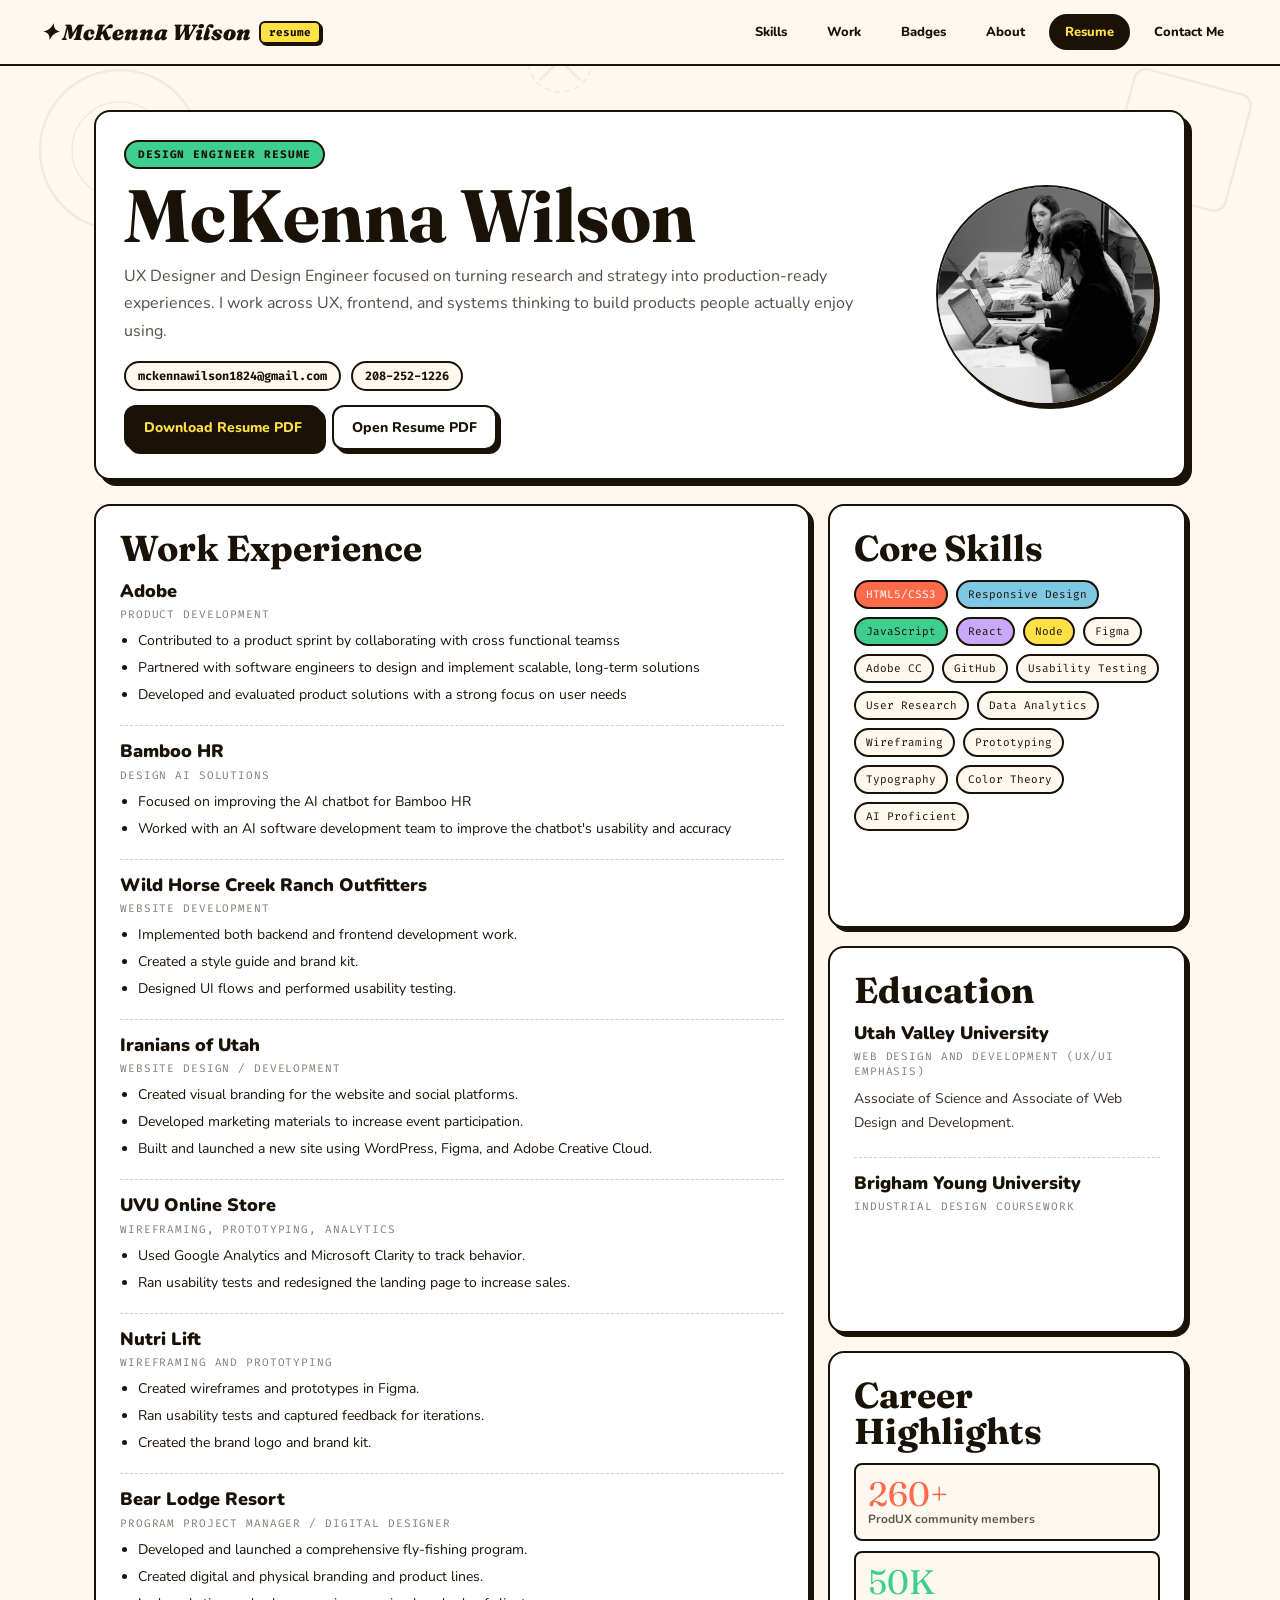
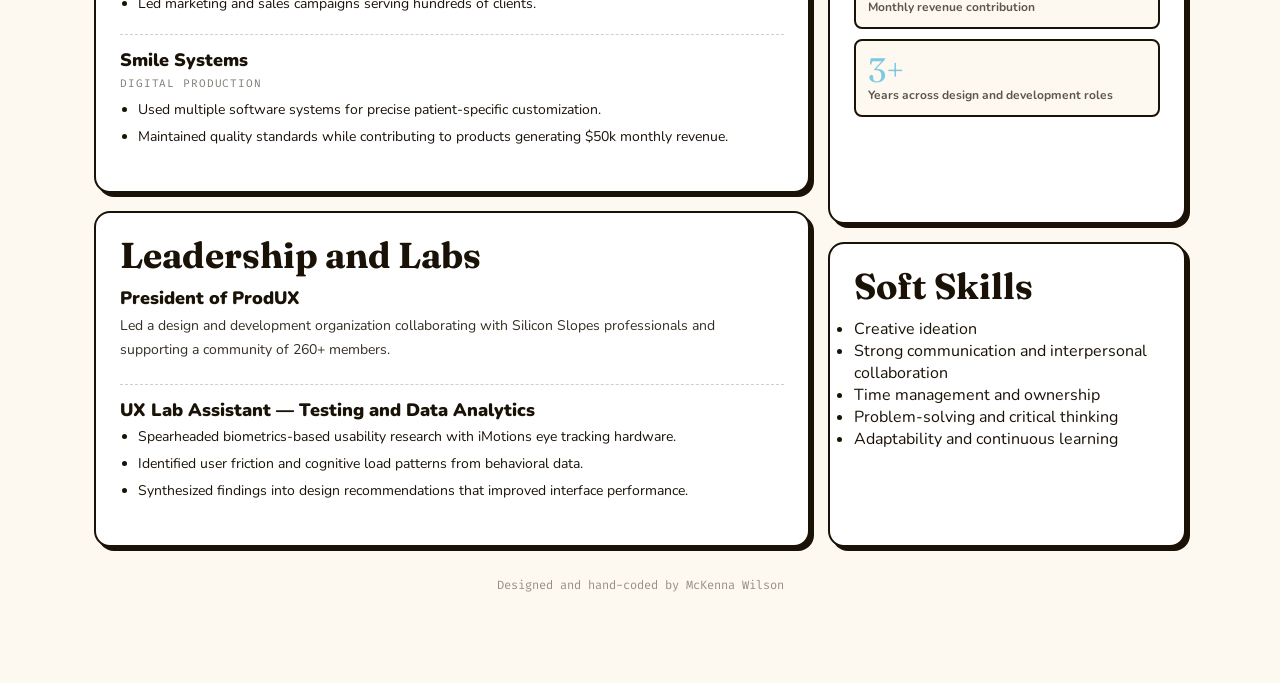
<file: resume.html>
<!DOCTYPE html>
<html lang="en">
<head>
  <meta charset="UTF-8">
  <meta name="viewport" content="width=device-width, initial-scale=1.0">
  <title>Resume | McKenna Wilson</title>
  <link rel="icon" type="image/x-icon" href="assets/favicon.ico">
  <link rel="icon" type="image/png" sizes="32x32" href="assets/favicon-32x32.png">
  <link rel="icon" type="image/png" sizes="16x16" href="assets/favicon-16x16.png">
  <link rel="apple-touch-icon" sizes="180x180" href="assets/apple-touch-icon.png">
  <link rel="preconnect" href="https://fonts.googleapis.com">
  <link href="https://fonts.googleapis.com/css2?family=Fraunces:ital,opsz,wght@0,9..144,300;0,9..144,700;0,9..144,900;1,9..144,300;1,9..144,700&family=Nunito:wght@400;600;700;800;900&family=Fira+Code:wght@400;500&display=swap" rel="stylesheet">
  <style>
    :root {
      --cream: #fdf8f0;
      --ink: #1a1207;
      --coral: #ff6b4a;
      --mint: #3ecf8e;
      --lemon: #ffe145;
      --sky: #7ec8e3;
      --lilac: #c8a8f9;
      --peach: #ffb347;
      --border-w: 2.5px;
      --radius: 16px;
      --radius-sm: 8px;
      --shadow: 4px 4px 0px var(--ink);
      --shadow-lg: 6px 6px 0px var(--ink);
      --display: 'Fraunces', serif;
      --sans: 'Nunito', sans-serif;
      --mono: 'Fira Code', monospace;
    }

    *, *::before, *::after { box-sizing: border-box; margin: 0; padding: 0; }
    body { background: var(--cream); color: var(--ink); font-family: var(--sans); }

    .doodle-bg { position: fixed; inset: 0; pointer-events: none; z-index: 0; opacity: 0.055; overflow: hidden; }
    .doodle-bg svg { width: 100%; height: 100%; }

    nav {
      position: sticky;
      top: 0;
      z-index: 20;
      padding: 14px 40px;
      background: var(--cream);
      border-bottom: var(--border-w) solid var(--ink);
      display: flex;
      align-items: center;
      justify-content: space-between;
    }
    .nav-logo {
      text-decoration: none;
      color: var(--ink);
      font-family: var(--display);
      font-weight: 900;
      font-size: 22px;
      font-style: italic;
      display: flex;
      align-items: center;
      gap: 8px;
    }
    .logo-badge {
      font-family: var(--mono);
      font-size: 11px;
      padding: 2px 8px;
      border: var(--border-w) solid var(--ink);
      border-radius: 6px;
      background: var(--lemon);
      box-shadow: 2px 2px 0 var(--ink);
      font-style: normal;
    }
    .nav-links { display: flex; align-items: center; gap: 8px; }
    .nav-links a {
      text-decoration: none;
      color: var(--ink);
      font-size: 13px;
      font-weight: 800;
      padding: 7px 14px;
      border-radius: 999px;
      border: var(--border-w) solid transparent;
    }
    .nav-links a:hover { background: var(--lemon); border-color: var(--ink); box-shadow: var(--shadow); }
    .nav-links .active { background: var(--ink); color: var(--lemon); border-color: var(--ink); }

    .page { position: relative; z-index: 1; max-width: 1140px; margin: 0 auto; padding: 44px 24px 90px; }

    .hero {
      background: #fff;
      border: var(--border-w) solid var(--ink);
      border-radius: var(--radius);
      box-shadow: var(--shadow-lg);
      padding: 28px;
      margin-bottom: 24px;
    }
    .hero-layout {
      display: grid;
      grid-template-columns: minmax(0, 1fr) 220px;
      gap: 24px;
      align-items: center;
    }
    .hero-photo {
      width: 220px;
      height: 220px;
      border-radius: 50%;
      overflow: hidden;
      border: var(--border-w) solid var(--ink);
      box-shadow: var(--shadow);
      background: #fff;
      justify-self: end;
    }
    .hero-photo img {
      width: 100%;
      height: 100%;
      object-fit: cover;
      display: block;
    }
    .hero-eyebrow {
      display: inline-block;
      font-family: var(--mono);
      font-size: 11px;
      font-weight: 700;
      letter-spacing: 0.08em;
      text-transform: uppercase;
      border: var(--border-w) solid var(--ink);
      border-radius: 999px;
      background: var(--mint);
      padding: 5px 12px;
      margin-bottom: 12px;
    }
    h1 {
      font-family: var(--display);
      font-size: clamp(44px, 7vw, 74px);
      line-height: 0.95;
      margin-bottom: 12px;
    }
    .subtitle { max-width: 760px; opacity: 0.75; line-height: 1.7; margin-bottom: 16px; }
    .quick-links { display: flex; flex-wrap: wrap; gap: 10px; }
    .quick-links a {
      text-decoration: none;
      color: var(--ink);
      font-family: var(--mono);
      font-size: 12px;
      font-weight: 700;
      background: var(--cream);
      border: 2px solid var(--ink);
      border-radius: 999px;
      padding: 5px 12px;
    }

    .download-row {
      margin-top: 14px;
      display: flex;
      gap: 10px;
      flex-wrap: wrap;
    }
    .btn {
      display: inline-block;
      text-decoration: none;
      font-size: 14px;
      font-weight: 800;
      padding: 11px 18px;
      border-radius: 12px;
      border: var(--border-w) solid var(--ink);
      box-shadow: var(--shadow);
    }
    .btn-fill { background: var(--ink); color: var(--lemon); }
    .btn-outline { background: #fff; color: var(--ink); }

    .resume-grid {
      display: grid;
      grid-template-columns: 2fr 1fr;
      gap: 18px;
    }
    .panel {
      background: #fff;
      border: var(--border-w) solid var(--ink);
      border-radius: var(--radius);
      box-shadow: var(--shadow);
      padding: 24px;
    }
    .section-title {
      font-family: var(--display);
      font-size: 36px;
      line-height: 1;
      margin-bottom: 14px;
    }
    .chip-row { display: flex; flex-wrap: wrap; gap: 8px; }
    .chip {
      font-family: var(--mono);
      font-size: 11px;
      padding: 5px 10px;
      border-radius: 999px;
      border: 2px solid var(--ink);
      background: var(--cream);
    }
    .chip.coral { background: var(--coral); color: #fff; }
    .chip.sky { background: var(--sky); }
    .chip.lemon { background: var(--lemon); }
    .chip.lilac { background: var(--lilac); }
    .chip.mint { background: var(--mint); }

    .entry { padding: 14px 0; border-top: 1.5px dashed rgba(26, 18, 7, 0.2); }
    .entry:first-of-type { border-top: 0; padding-top: 0; }
    .entry-title {
      font-weight: 900;
      font-size: 18px;
      line-height: 1.3;
      margin-bottom: 4px;
    }
    .entry-meta {
      font-family: var(--mono);
      font-size: 11px;
      opacity: 0.55;
      text-transform: uppercase;
      letter-spacing: 0.08em;
      margin-bottom: 8px;
    }
    .entry p { font-size: 14px; line-height: 1.7; opacity: 0.88; margin-bottom: 8px; }
    .entry ul { margin-left: 18px; }
    .entry li { margin-bottom: 6px; line-height: 1.5; font-size: 14px; }

    .kpi {
      border: var(--border-w) solid var(--ink);
      border-radius: var(--radius-sm);
      padding: 12px;
      margin-bottom: 10px;
      background: var(--cream);
    }
    .kpi-value { font-family: var(--display); font-size: 34px; line-height: 1; }
    .kpi-label { font-size: 12px; font-weight: 700; opacity: 0.7; }

    .stack { display: grid; gap: 18px; }
    footer {
      margin-top: 30px;
      text-align: center;
      font-family: var(--mono);
      font-size: 12px;
      opacity: 0.45;
    }

    @media (max-width: 980px) {
      nav { padding: 12px 16px; gap: 12px; flex-wrap: wrap; }
      .resume-grid { grid-template-columns: 1fr; }
      .nav-links { overflow-x: auto; width: 100%; padding-bottom: 2px; }
      .hero-layout {
        grid-template-columns: 1fr;
        justify-items: center;
        text-align: center;
      }
      .hero-photo {
        justify-self: center;
        width: 180px;
        height: 180px;
      }
      .subtitle { margin-left: auto; margin-right: auto; }
      .quick-links, .download-row { justify-content: center; }
    }
  </style>
</head>
<body>
  <div class="doodle-bg">
    <svg viewBox="0 0 1440 900" fill="none" xmlns="http://www.w3.org/2000/svg" preserveAspectRatio="xMidYMid slice">
      <circle cx="200" cy="150" r="80" stroke="#1a1207" stroke-width="2.5"/>
      <circle cx="200" cy="150" r="48" stroke="#1a1207" stroke-width="1.5"/>
      <rect x="1200" y="80" width="120" height="120" rx="12" stroke="#1a1207" stroke-width="2.5" transform="rotate(15 1260 140)"/>
      <line x1="620" y1="40" x2="660" y2="80" stroke="#1a1207" stroke-width="2.5"/>
      <line x1="660" y1="40" x2="620" y2="80" stroke="#1a1207" stroke-width="2.5"/>
      <circle cx="640" cy="60" r="32" stroke="#1a1207" stroke-width="1.5" stroke-dasharray="6 4"/>
    </svg>
  </div>

  <nav>
    <a href="index.html" class="nav-logo">✦ McKenna Wilson <span class="logo-badge">resume</span></a>
    <div class="nav-links">
      <a href="index.html#skills">Skills</a>
      <a href="index.html#projects">Work</a>
      <a href="index.html#achievements">Badges</a>
      <a href="index.html#about">About</a>
      <a href="resume.html" class="active">Resume</a>
      <a href="index.html#contact">Contact Me</a>
    </div>
  </nav>

  <main class="page">
    <section class="hero">
      <div class="hero-layout">
        <div class="hero-content">
          <div class="hero-eyebrow">Design Engineer Resume</div>
          <h1>McKenna Wilson</h1>
          <p class="subtitle">
            UX Designer and Design Engineer focused on turning research and strategy into production-ready
            experiences. I work across UX, frontend, and systems thinking to build products people actually enjoy using.
          </p>
          <div class="quick-links">
            <a href="mailto:mckennawilson1824@gmail.com">mckennawilson1824@gmail.com</a>
            <a href="tel:+12082521226">208-252-1226</a>
          </div>
          <div class="download-row">
            <a class="btn btn-fill" href="assets/McKenna Wilson Design Engineer Resume.pdf" target="_blank" rel="noopener noreferrer" download>Download Resume PDF</a>
            <a class="btn btn-outline" href="assets/McKenna Wilson Design Engineer Resume.pdf" target="_blank" rel="noopener noreferrer">Open Resume PDF</a>
          </div>
        </div>
        <div class="hero-photo">
          <img src="assets/resume-hero-photo.png" alt="McKenna Wilson working with a team">
        </div>
      </div>
    </section>

    <section class="resume-grid">
      <div class="stack">
        <article class="panel">
          <h2 class="section-title">Work Experience</h2>

          <div class="entry">
            <div class="entry-title">Adobe</div>
            <div class="entry-meta">Product Development</div>
            <ul>
              <li>Contributed to a product sprint by collaborating with cross functional teamss</li>
              <li>Partnered with software engineers to design and implement scalable, long-term
                solutions</li>
              <li>Developed and evaluated product solutions with a strong focus on user needs</li>
            </ul>
          </div>

          <div class="entry">
            <div class="entry-title">Bamboo HR</div>
            <div class="entry-meta">Design AI Solutions</div>
            <ul>
              <li>Focused on improving the AI chatbot for Bamboo HR</li>
              <li>Worked with an AI software development team to improve the chatbot's usability and accuracy</li>
            </ul>
          </div>

          <div class="entry">
            <div class="entry-title">Wild Horse Creek Ranch Outfitters</div>
            <div class="entry-meta">Website Development</div>
            <ul>
              <li>Implemented both backend and frontend development work.</li>
              <li>Created a style guide and brand kit.</li>
              <li>Designed UI flows and performed usability testing.</li>
            </ul>
          </div>

          <div class="entry">
            <div class="entry-title">Iranians of Utah</div>
            <div class="entry-meta">Website Design / Development</div>
            <ul>
              <li>Created visual branding for the website and social platforms.</li>
              <li>Developed marketing materials to increase event participation.</li>
              <li>Built and launched a new site using WordPress, Figma, and Adobe Creative Cloud.</li>
            </ul>
          </div>

          <div class="entry">
            <div class="entry-title">UVU Online Store</div>
            <div class="entry-meta">Wireframing, Prototyping, Analytics</div>
            <ul>
              <li>Used Google Analytics and Microsoft Clarity to track behavior.</li>
              <li>Ran usability tests and redesigned the landing page to increase sales.</li>
            </ul>
          </div>
          
          <div class="entry">
            <div class="entry-title">Nutri Lift</div>
            <div class="entry-meta">Wireframing and Prototyping</div>
            <ul>
              <li>Created wireframes and prototypes in Figma.</li>
              <li>Ran usability tests and captured feedback for iterations.</li>
              <li>Created the brand logo and brand kit.</li>
            </ul>
          </div>

          <div class="entry">
            <div class="entry-title">Bear Lodge Resort </div>
            <div class="entry-meta">Program Project Manager / Digital Designer</div>
            <ul>
              <li>Developed and launched a comprehensive fly-fishing program.</li>
              <li>Created digital and physical branding and product lines.</li>
              <li>Led marketing and sales campaigns serving hundreds of clients.</li>
            </ul>
          </div>

          <div class="entry">
            <div class="entry-title">Smile Systems </div>
            <div class="entry-meta">Digital Production</div>
            <ul>
              <li>Used multiple software systems for precise patient-specific customization.</li>
              <li>Maintained quality standards while contributing to products generating $50k monthly revenue.</li>
            </ul>
          </div>

        </article>

        <article class="panel">
          <h2 class="section-title">Leadership and Labs</h2>

          <div class="entry">
            <div class="entry-title">President of ProdUX</div>
            <p>Led a design and development organization collaborating with Silicon Slopes professionals and supporting a community of 260+ members.</p>
          </div>

          <div class="entry">
            <div class="entry-title">UX Lab Assistant — Testing and Data Analytics</div>
            <ul>
              <li>Spearheaded biometrics-based usability research with iMotions eye tracking hardware.</li>
              <li>Identified user friction and cognitive load patterns from behavioral data.</li>
              <li>Synthesized findings into design recommendations that improved interface performance.</li>
            </ul>
          </div>
        </article>
      </div>

      <aside class="stack">
        <article class="panel">
          <h2 class="section-title">Core Skills</h2>
          <div class="chip-row">
            <span class="chip coral">HTML5/CSS3</span>
            <span class="chip sky">Responsive Design</span>
            <span class="chip mint">JavaScript</span>
            <span class="chip lilac">React</span>
            <span class="chip lemon">Node</span>
            <span class="chip">Figma</span>
            <span class="chip">Adobe CC</span>
            <span class="chip">GitHub</span>
            <span class="chip">Usability Testing</span>
            <span class="chip">User Research</span>
            <span class="chip">Data Analytics</span>
            <span class="chip">Wireframing</span>
            <span class="chip">Prototyping</span>
            <span class="chip">Typography</span>
            <span class="chip">Color Theory</span>
            <span class="chip">AI Proficient</span>
          </div>
        </article>

        <article class="panel">
          <h2 class="section-title">Education</h2>
          <div class="entry">
            <div class="entry-title">Utah Valley University</div>
            <div class="entry-meta">Web Design and Development (UX/UI emphasis)</div>
            <p>Associate of Science and Associate of Web Design and Development.</p>
          </div>
          <div class="entry">
            <div class="entry-title">Brigham Young University</div>
            <div class="entry-meta">Industrial Design Coursework</div>
          </div>
        </article>

        <article class="panel">
          <h2 class="section-title">Career Highlights</h2>
          <div class="kpi">
            <div class="kpi-value" style="color:var(--coral)">260+</div>
            <div class="kpi-label">ProdUX community members</div>
          </div>
          <div class="kpi">
            <div class="kpi-value" style="color:var(--mint)">50K</div>
            <div class="kpi-label">Monthly revenue contribution</div>
          </div>
          <div class="kpi">
            <div class="kpi-value" style="color:var(--sky)">3+</div>
            <div class="kpi-label">Years across design and development roles</div>
          </div>
        </article>

        <article class="panel">
          <h2 class="section-title">Soft Skills</h2>
          <ul>
            <li>Creative ideation</li>
            <li>Strong communication and interpersonal collaboration</li>
            <li>Time management and ownership</li>
            <li>Problem-solving and critical thinking</li>
            <li>Adaptability and continuous learning</li>
          </ul>
        </article>
      </aside>
    </section>

    <footer>Designed and hand-coded by McKenna Wilson</footer>
  </main>
</body>
</html>
</file>
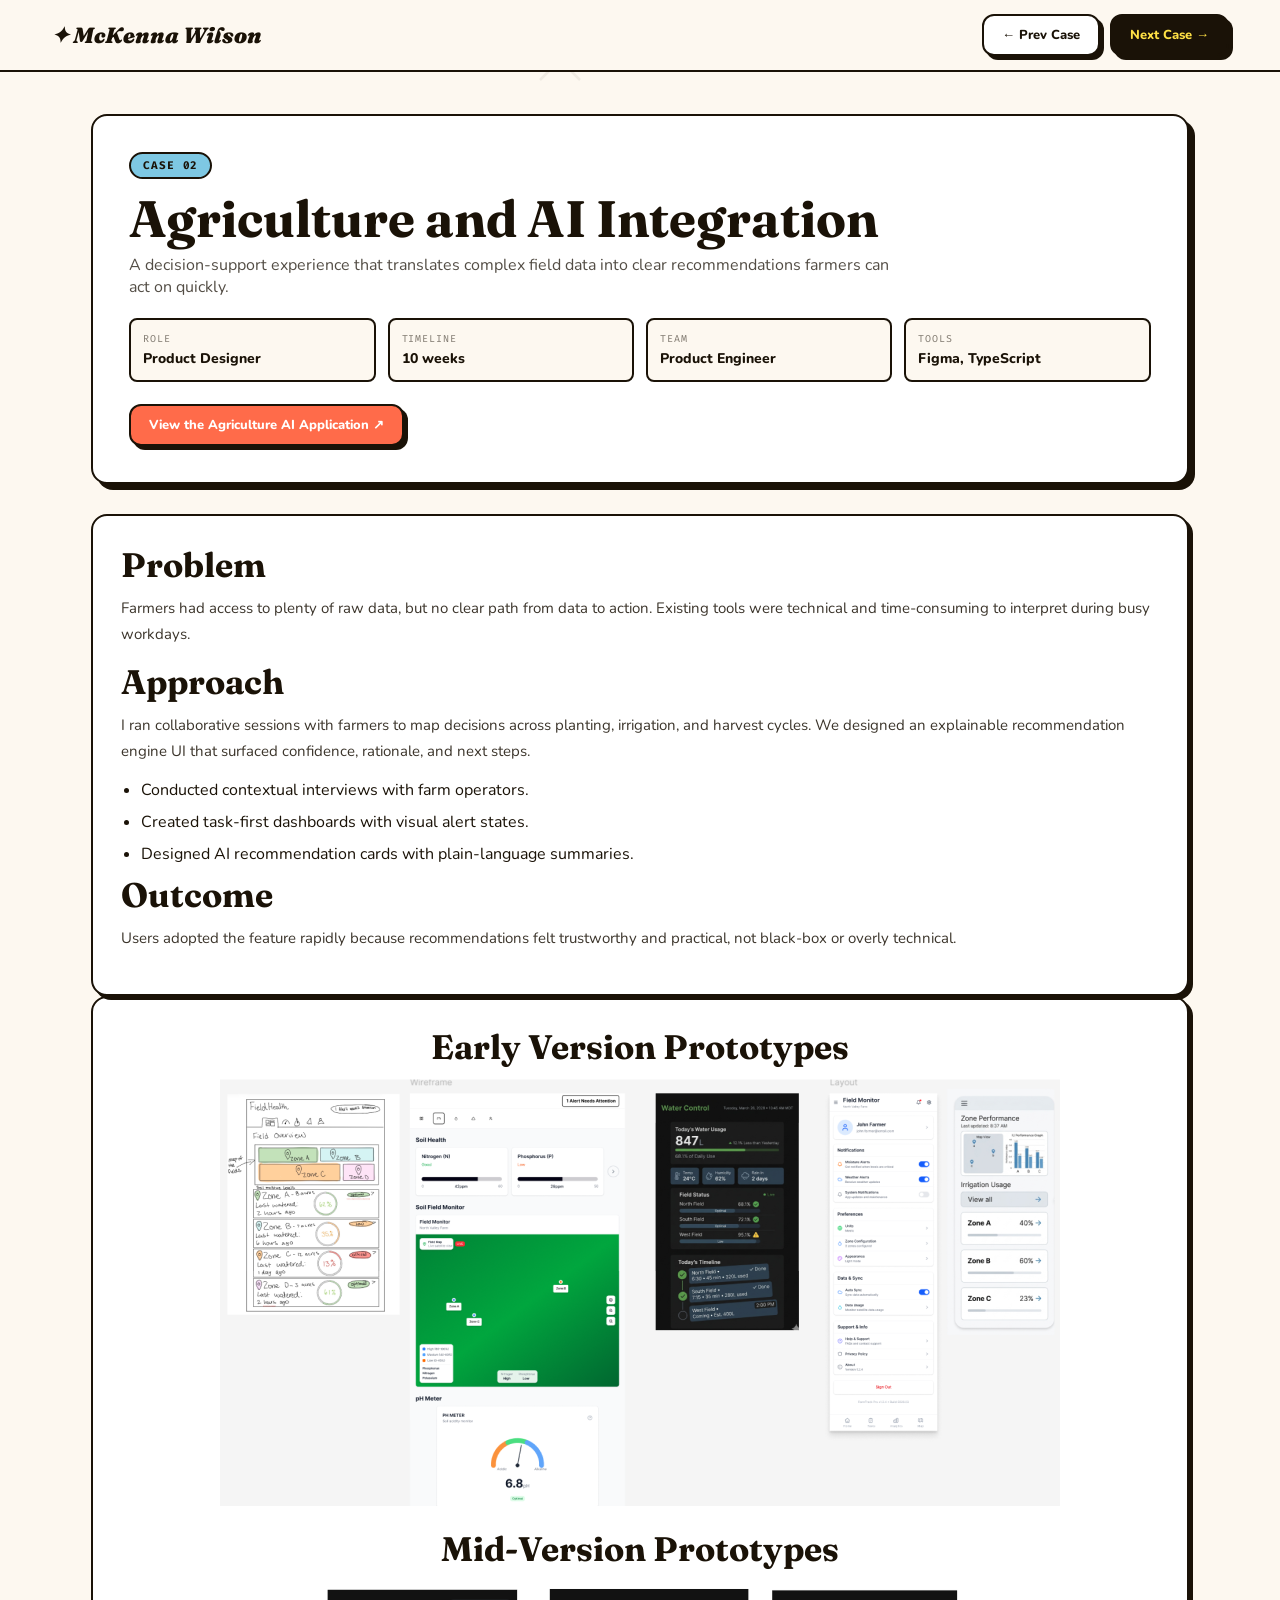
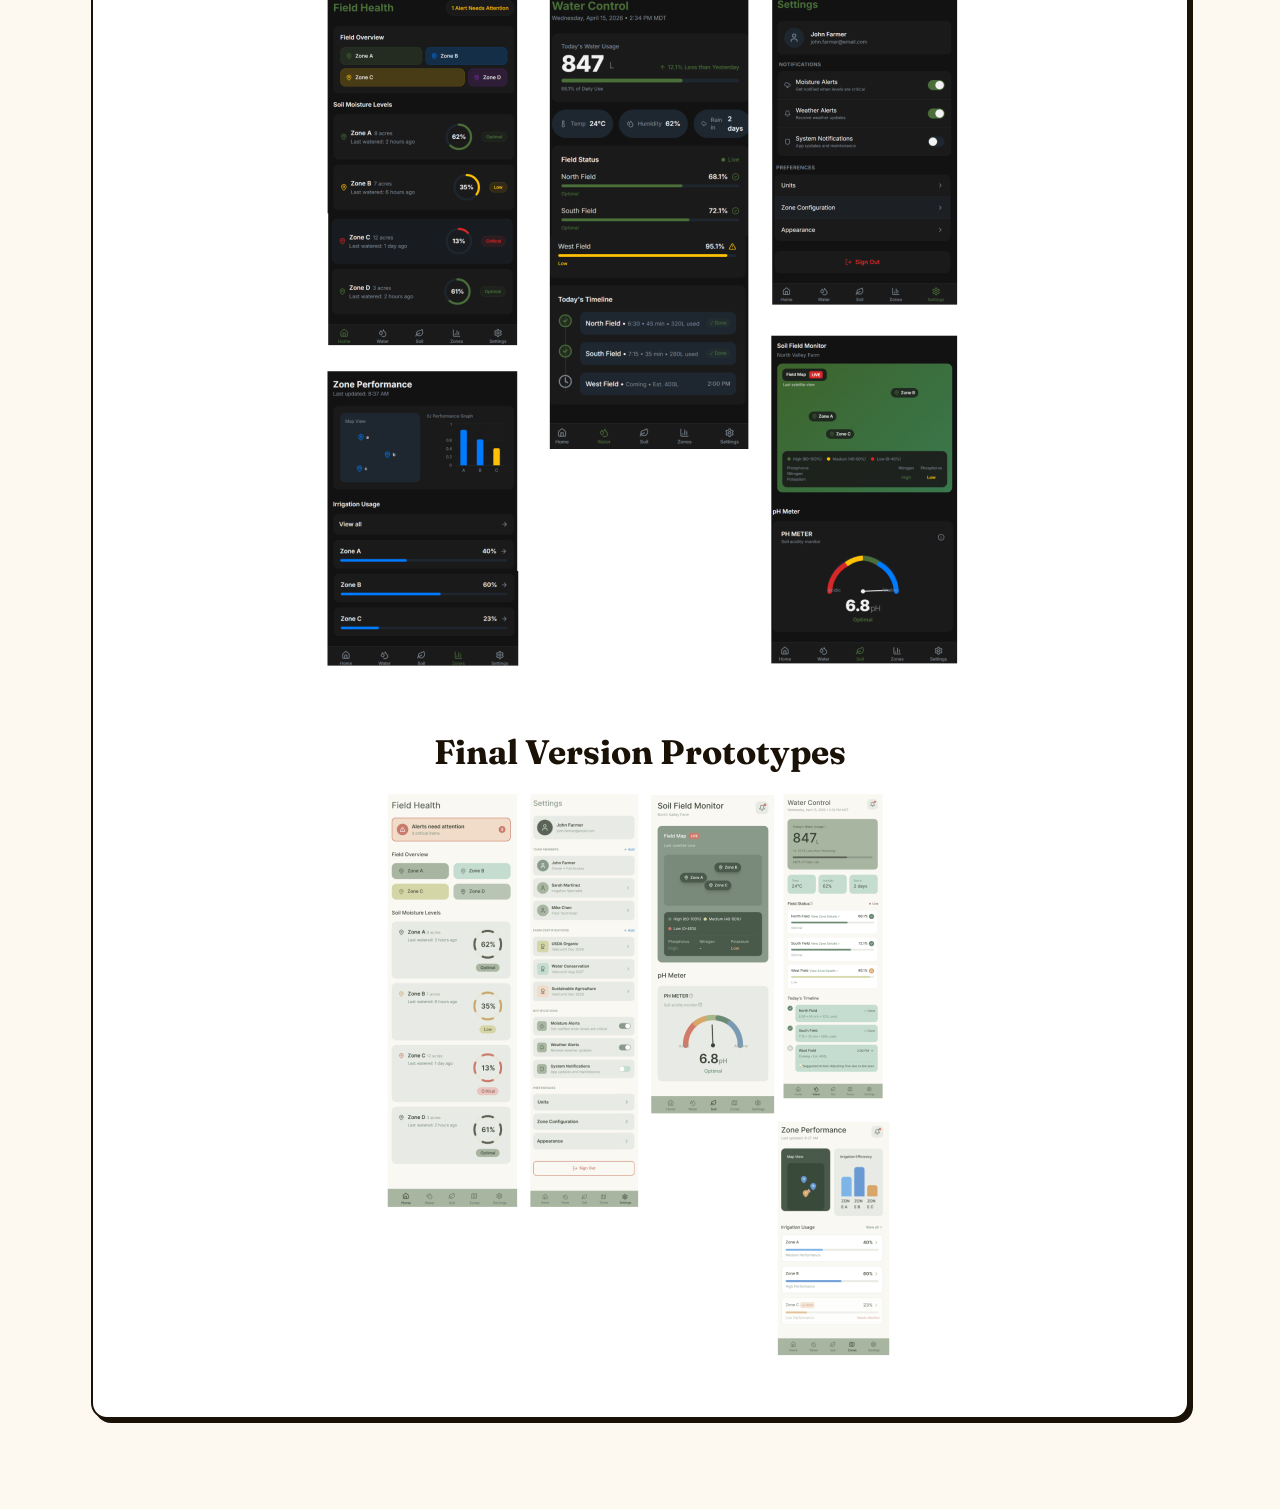
<file: case-studies/agriculture-ai-integration.html>
<!DOCTYPE html>
<html lang="en">
<head>
  <meta charset="UTF-8">
  <meta name="viewport" content="width=device-width, initial-scale=1.0">
  <title>Agriculture and AI Integration Case Study</title>
  <link rel="icon" type="image/x-icon" href="../assets/favicon.ico">
  <link rel="icon" type="image/png" sizes="32x32" href="../assets/favicon-32x32.png">
  <link rel="icon" type="image/png" sizes="16x16" href="../assets/favicon-16x16.png">
  <link rel="apple-touch-icon" sizes="180x180" href="../assets/apple-touch-icon.png">
  <link rel="preconnect" href="https://fonts.googleapis.com">
  <link href="https://fonts.googleapis.com/css2?family=Fraunces:ital,opsz,wght@0,9..144,300;0,9..144,700;0,9..144,900;1,9..144,300;1,9..144,700&family=Nunito:wght@400;600;700;800;900&family=Fira+Code:wght@400;500&display=swap" rel="stylesheet">
  <link rel="stylesheet" href="case-study.css">
  <style>
    .domus-gallery h2 {
      text-align: center;
      text-decoration: none;
    }
    .domus-gallery img {
      display: block;
      margin: 0 auto 22px;
      max-width: 100%;
      height: auto;
    }
    .hero-actions {
      display: flex;
      flex-wrap: wrap;
      gap: 12px;
      margin-top: 22px;
    }
    .hero-actions .btn {
      transition: transform 0.15s, box-shadow 0.15s, background 0.15s;
    }
    .hero-actions .btn:hover {
      transform: translate(-2px, -2px);
      box-shadow: var(--shadow-lg);
    }
    .hero-actions .btn-live {
      background: var(--coral);
      color: #fff;
    }
    .hero-actions .btn-live:hover {
      background: #ff5c39;
    }
  </style>
</head>
<body>
  <div class="doodle-bg">
    <svg viewBox="0 0 1440 900" fill="none" xmlns="http://www.w3.org/2000/svg" preserveAspectRatio="xMidYMid slice">
      <circle cx="260" cy="190" r="64" stroke="#1a1207" stroke-width="2.5"/>
      <line x1="620" y1="40" x2="660" y2="80" stroke="#1a1207" stroke-width="2.5"/>
      <line x1="660" y1="40" x2="620" y2="80" stroke="#1a1207" stroke-width="2.5"/>
    </svg>
  </div>

  <nav>
    <a class="nav-logo" href="../index.html#projects">✦ McKenna Wilson</a>
    <div class="nav-actions">
      <a class="btn btn-outline" href="domus-home-hub.html">← Prev Case</a>
      <a class="btn btn-fill" href="wildhorse-ranch-outfitters.html">Next Case →</a>
    </div>
  </nav>

  <main class="page">
    <section class="hero">
      <div class="eyebrow" style="background:var(--sky)">Case 02</div>
      <h1>Agriculture and AI Integration</h1>
      <p class="subtitle">A decision-support experience that translates complex field data into clear recommendations farmers can act on quickly.</p>
      <div class="meta-grid">
        <div class="meta-item"><div class="meta-label">Role</div><div class="meta-value">Product Designer</div></div>
        <div class="meta-item"><div class="meta-label">Timeline</div><div class="meta-value">10 weeks</div></div>
        <div class="meta-item"><div class="meta-label">Team</div><div class="meta-value">Product Engineer</div></div>
        <div class="meta-item"><div class="meta-label">Tools</div><div class="meta-value">Figma, TypeScript</div></div>
      </div>
      <div class="hero-actions">
        <a href="https://agricultureai.lovable.app" target="_blank" rel="noopener noreferrer" class="btn btn-live">
          View the Agriculture AI Application ↗
        </a>
      </div>
    </section>

    <section class="content-grid">
      <article class="panel" style="grid-column:1/-1">
        <h2>Problem</h2>
        <p>Farmers had access to plenty of raw data, but no clear path from data to action. Existing tools were technical and time-consuming to interpret during busy workdays.</p>

        <h2>Approach</h2>
        <p>I ran collaborative sessions with farmers to map decisions across planting, irrigation, and harvest cycles. We designed an explainable recommendation engine UI that surfaced confidence, rationale, and next steps.</p>
        <ul>
          <li>Conducted contextual interviews with farm operators.</li>
          <li>Created task-first dashboards with visual alert states.</li>
          <li>Designed AI recommendation cards with plain-language summaries.</li>
        </ul>

        <h2>Outcome</h2>
        <p>Users adopted the feature rapidly because recommendations felt trustworthy and practical, not black-box or overly technical.</p>
     </article>
  </section>

  <article class="panel domus-gallery">
    <h2>Early Version Prototypes</h2>
    <img src="../assets/ai1.png" alt="Proto persona for Domus Home Hub">
    <h2>Mid-Version Prototypes</h2>
    <img src="../assets/ai2.png" alt="Proto persona for Domus Home Hub">
    <h2>Final Version Prototypes</h2>
    <img src="../assets/ai3.png" alt="Proto persona for Domus Home Hub">
  </article>

  </main>
</body>
</html>
</file>
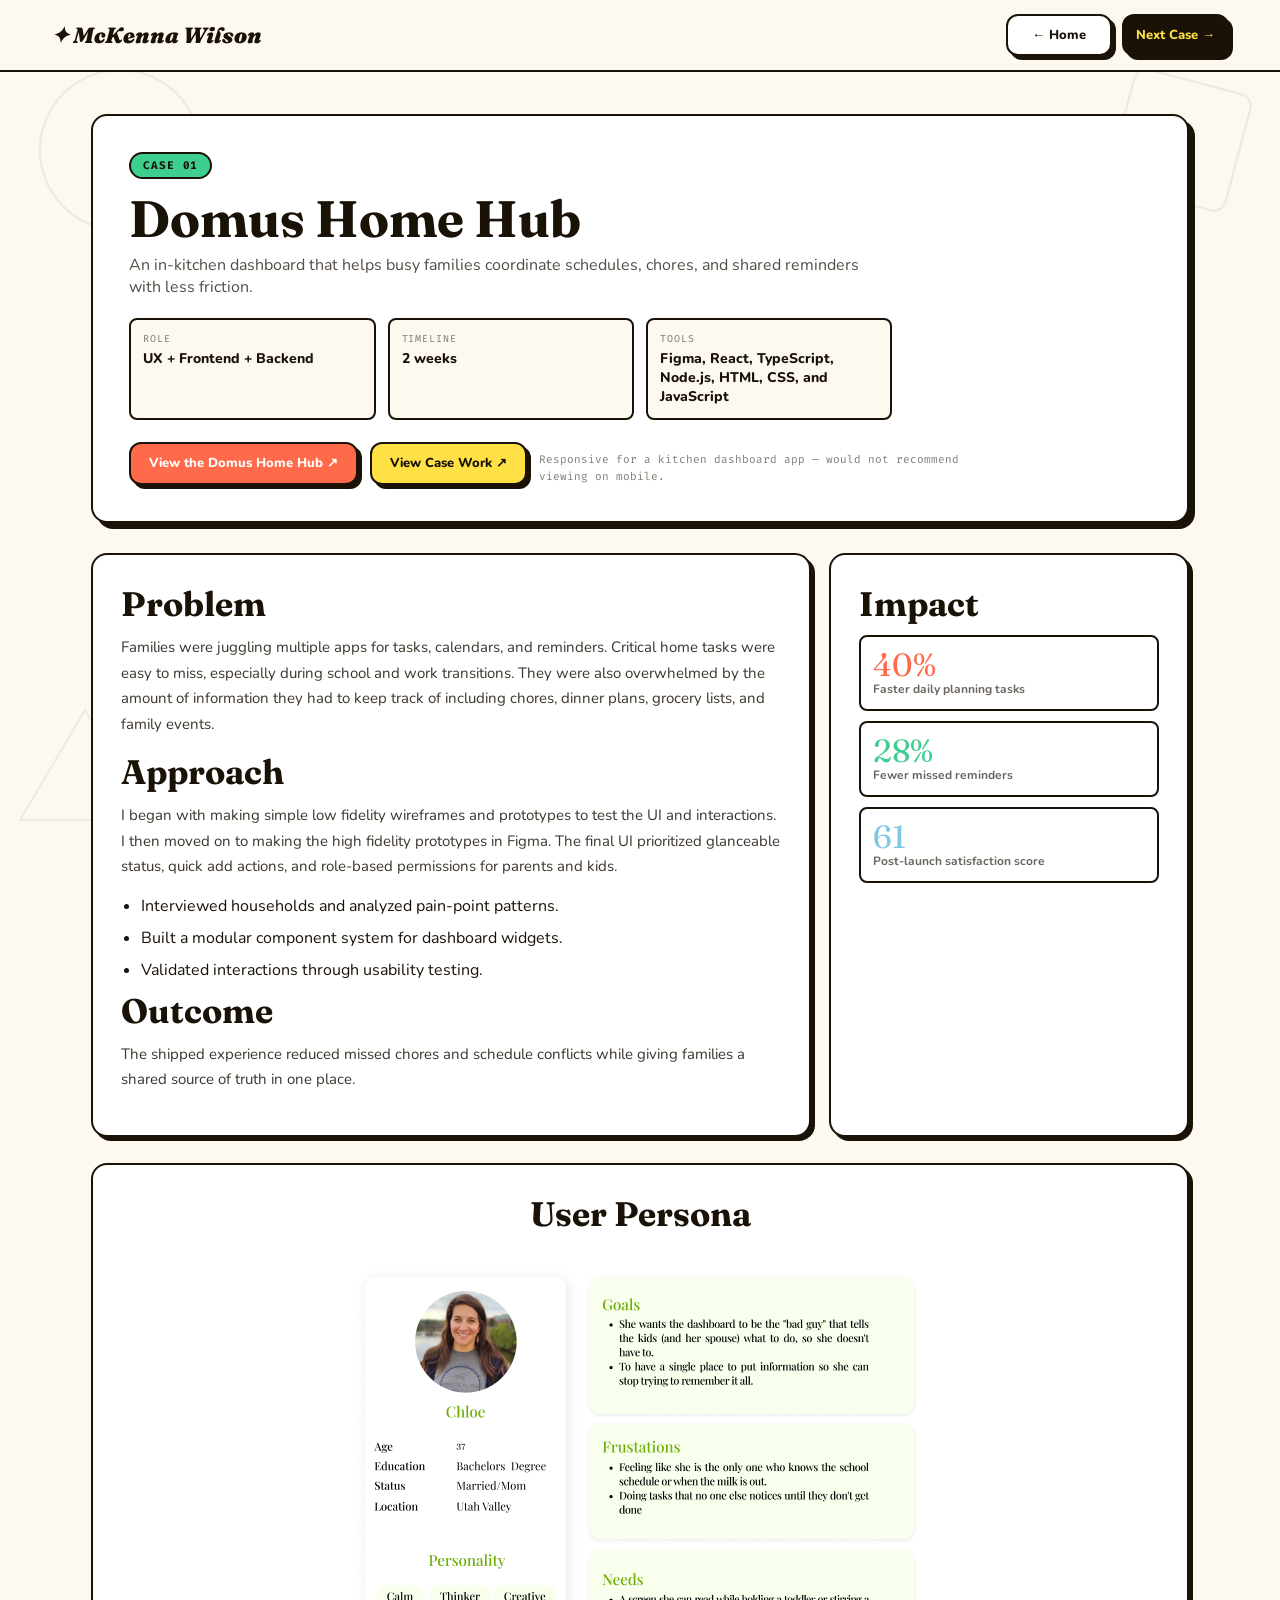
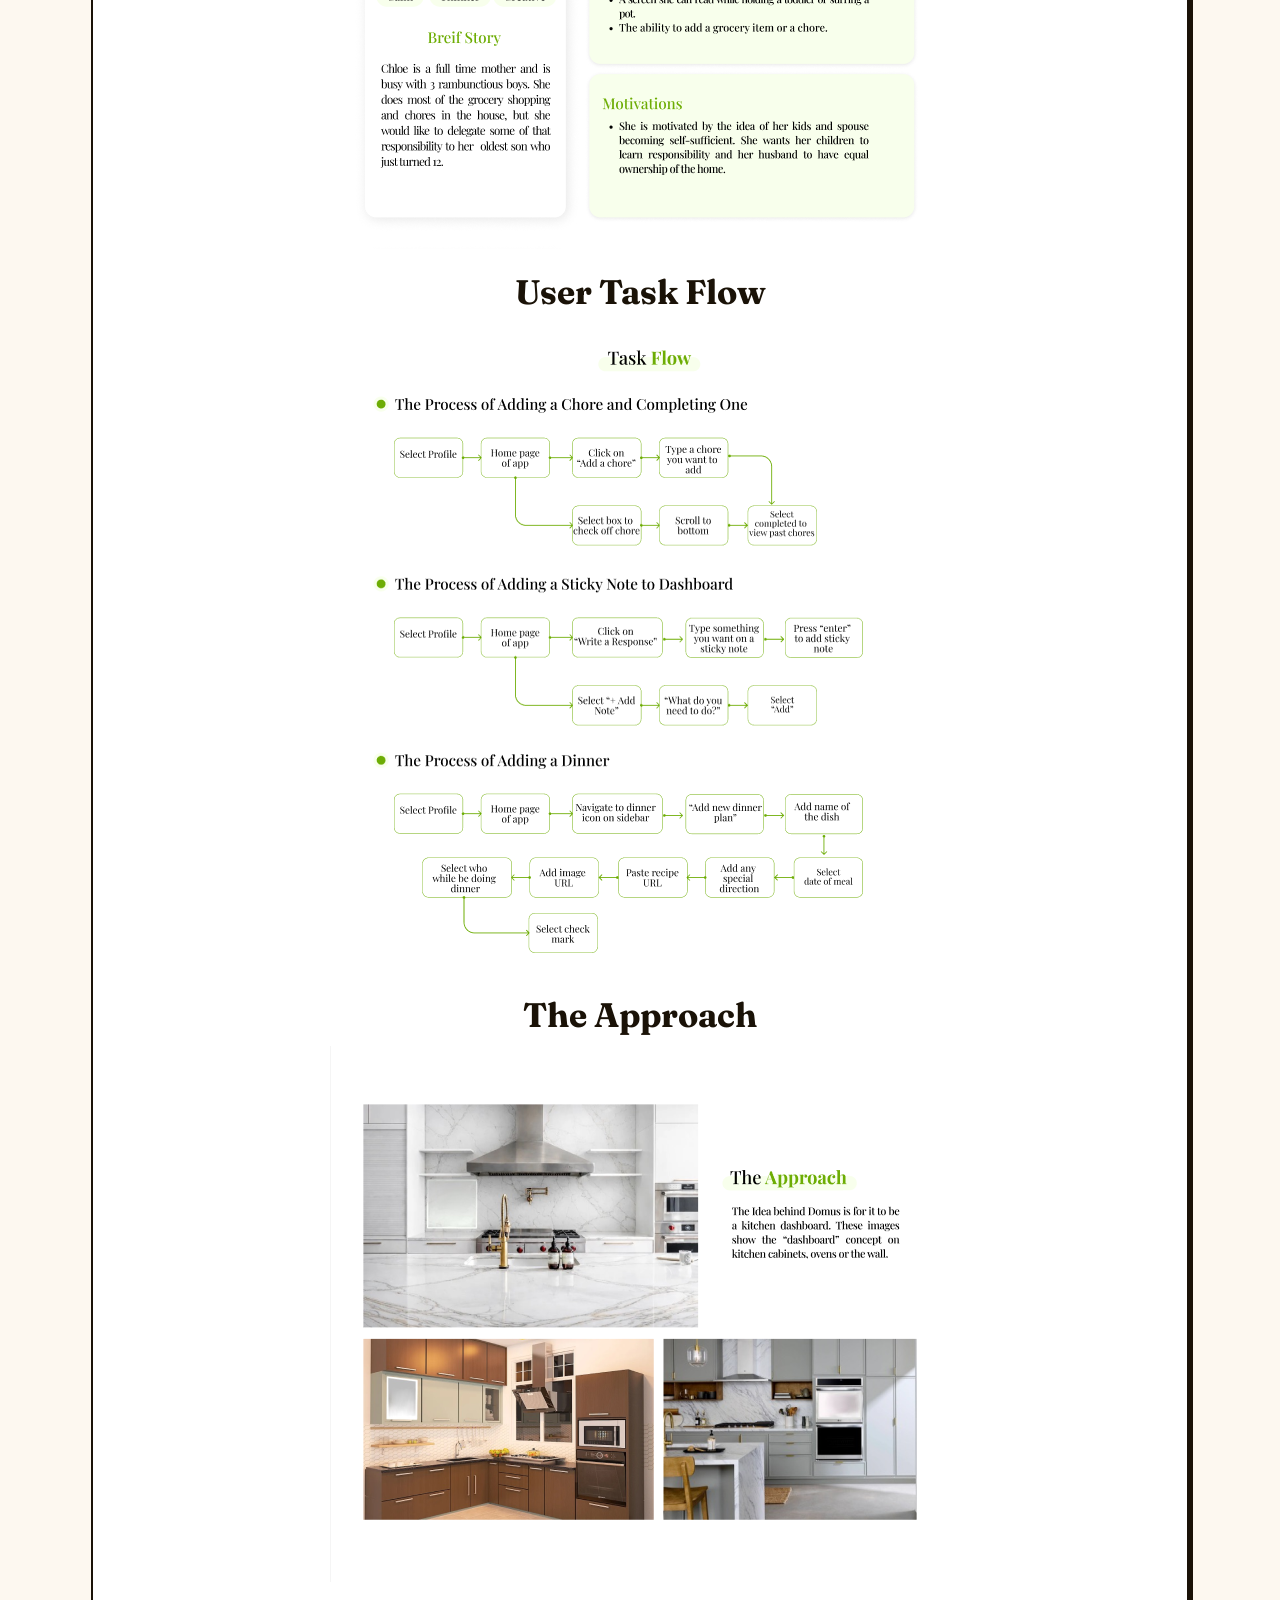
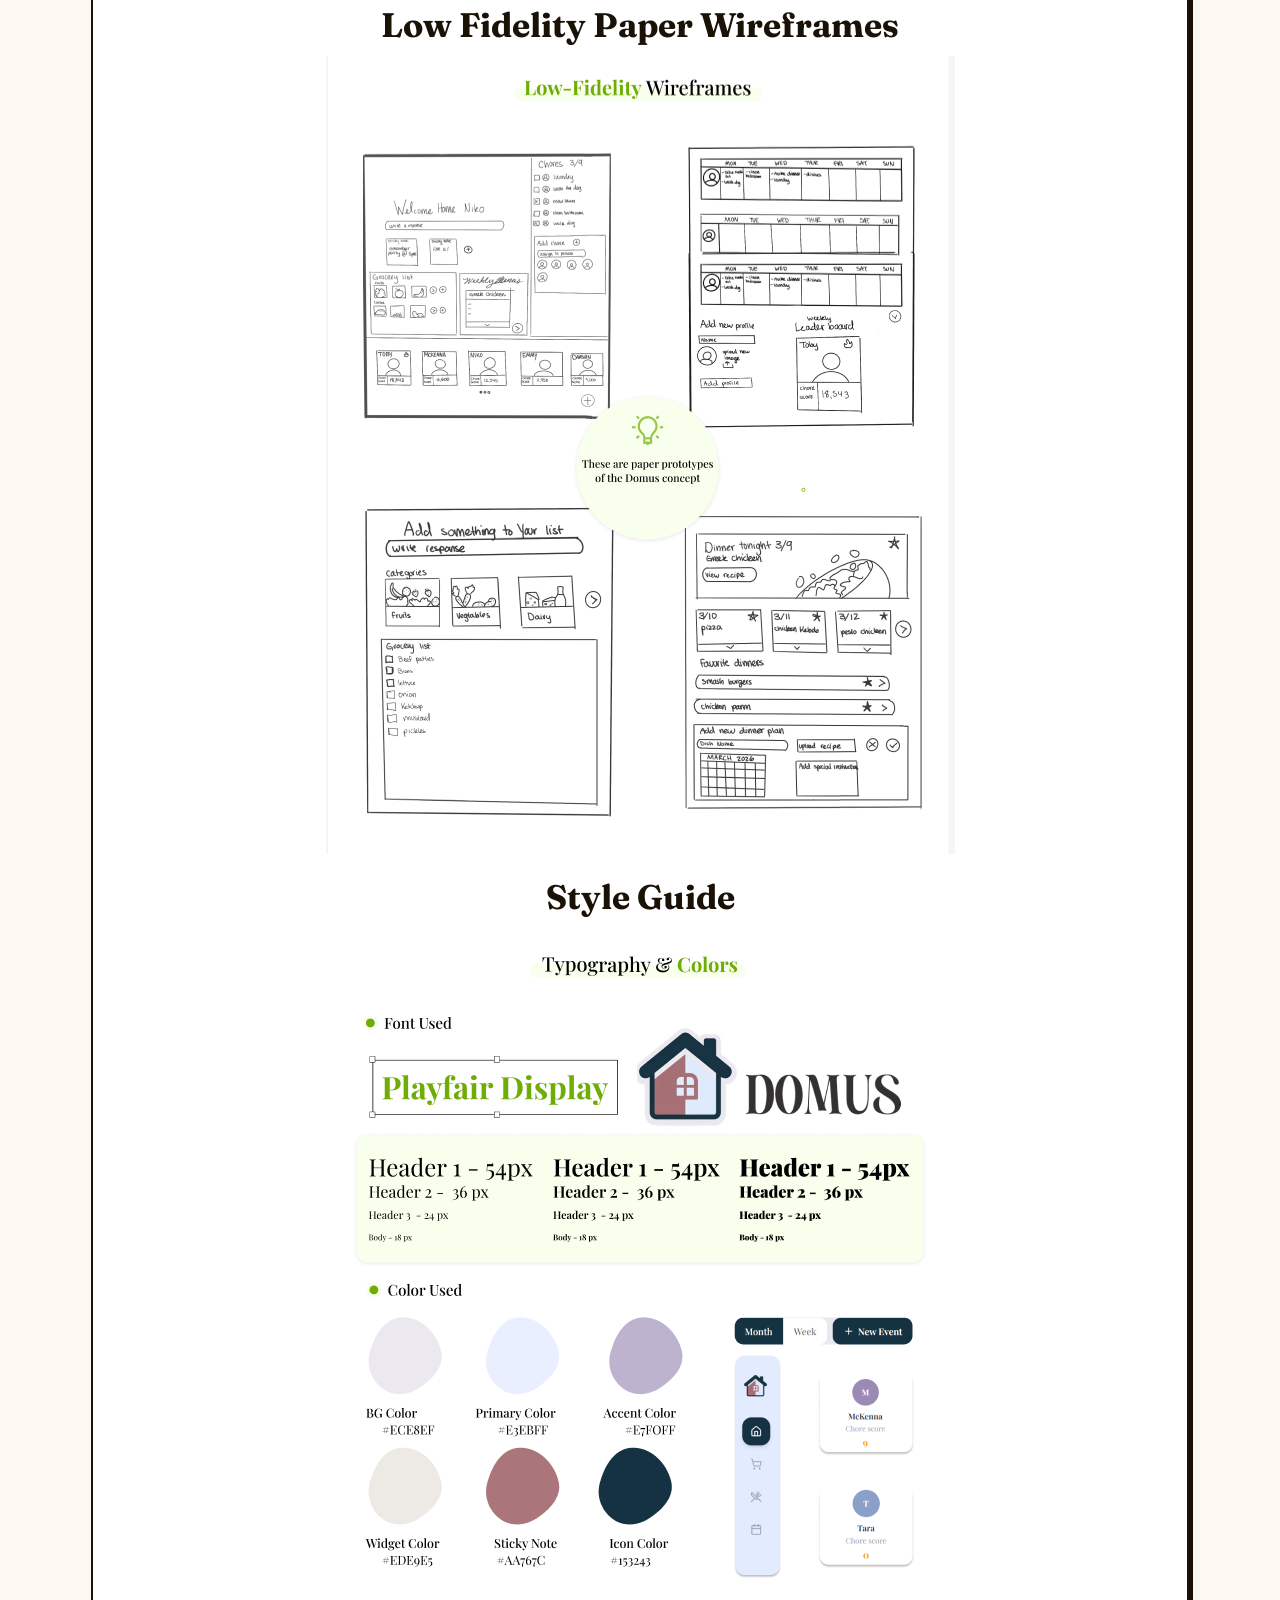
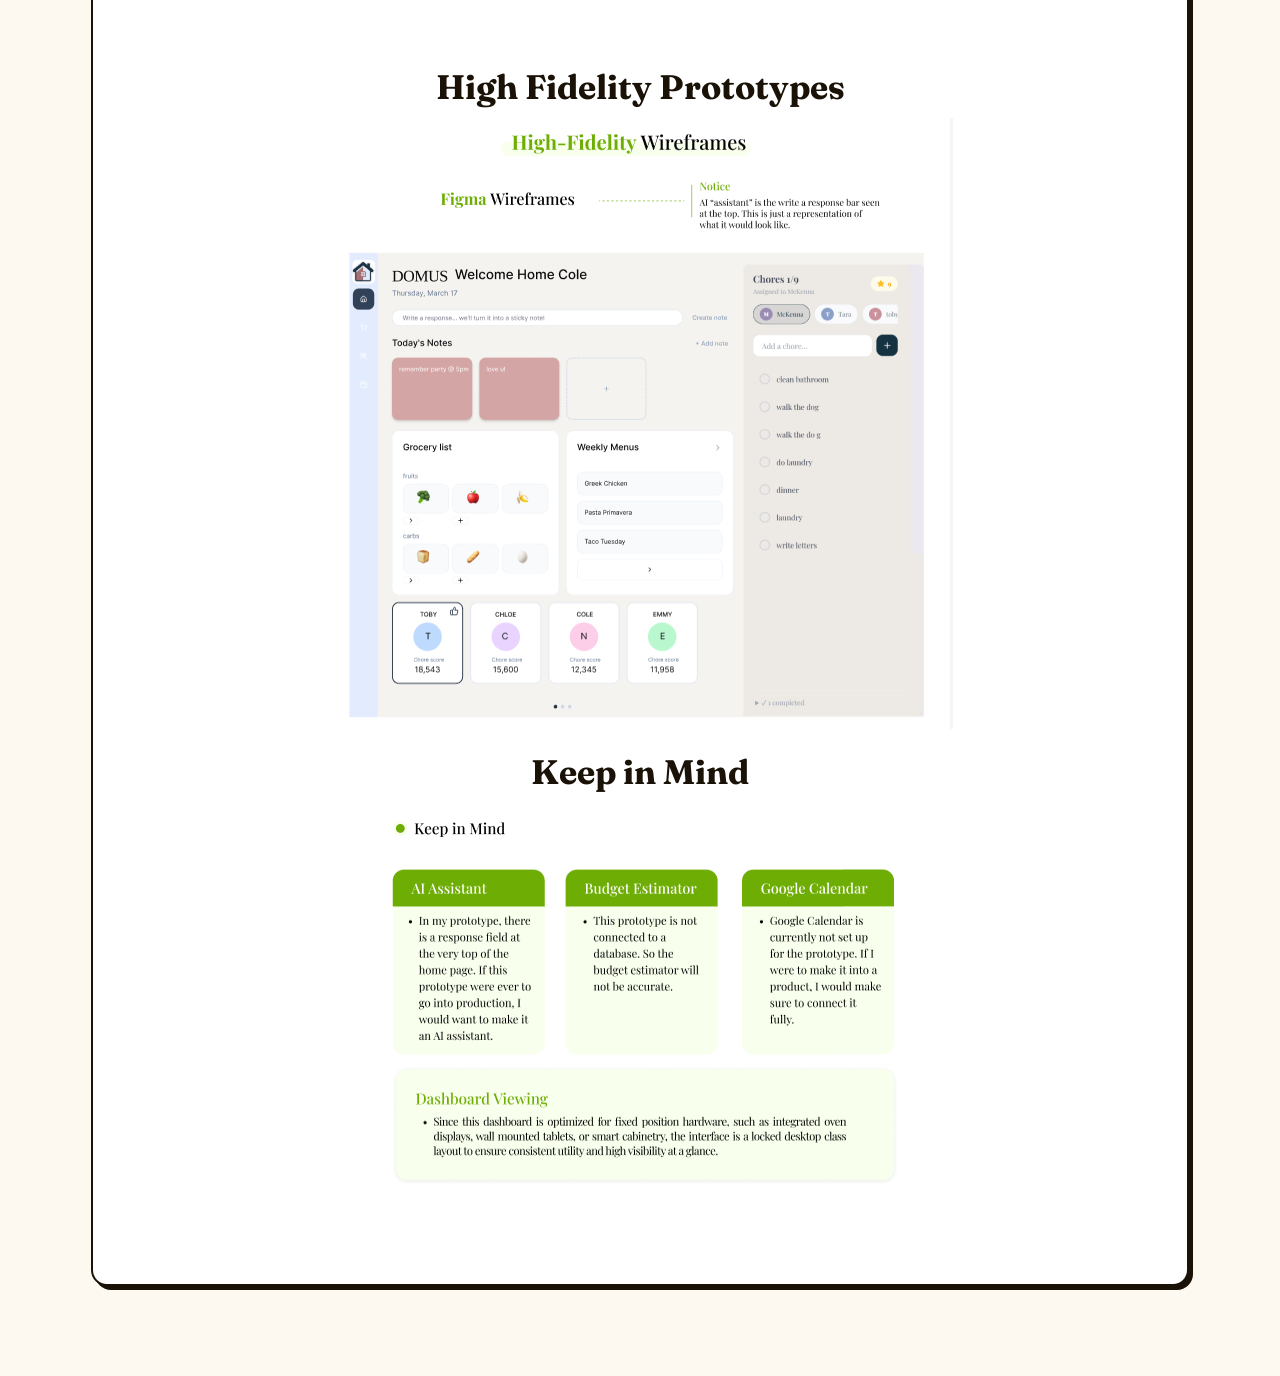
<file: case-studies/domus-home-hub.html>
<!DOCTYPE html>
<html lang="en">
<head>
  <meta charset="UTF-8">
  <meta name="viewport" content="width=device-width, initial-scale=1.0">
  <title>Domus Home Hub Case Study</title>
  <link rel="icon" type="image/x-icon" href="../assets/favicon.ico">
  <link rel="icon" type="image/png" sizes="32x32" href="../assets/favicon-32x32.png">
  <link rel="icon" type="image/png" sizes="16x16" href="../assets/favicon-16x16.png">
  <link rel="apple-touch-icon" sizes="180x180" href="../assets/apple-touch-icon.png">
  <link rel="preconnect" href="https://fonts.googleapis.com">
  <link href="https://fonts.googleapis.com/css2?family=Fraunces:ital,opsz,wght@0,9..144,300;0,9..144,700;0,9..144,900;1,9..144,300;1,9..144,700&family=Nunito:wght@400;600;700;800;900&family=Fira+Code:wght@400;500&display=swap" rel="stylesheet">
  <link rel="stylesheet" href="case-study.css">
  <style>
    .domus-gallery {
      margin-top: 26px;
    }
    .domus-gallery h2 {
      text-align: center;
    }
    .domus-gallery img {
      display: block;
      margin: 0 auto 22px;
      max-width: 100%;
      height: auto;
    }
    .domus-links {
      display: flex;
      flex-wrap: wrap;
      gap: 12px;
      margin-top: 22px;
    }
    .domus-links .hero-view-note {
      flex: 1 1 100%;
    }
    .domus-links .btn {
      transition: transform 0.15s, box-shadow 0.15s, background 0.15s;
    }
    .domus-links .btn:hover {
      transform: translate(-2px, -2px);
      box-shadow: var(--shadow-lg);
    }
    .domus-links .btn-live {
      background: var(--coral);
      color: #fff;
    }
    .domus-links .btn-live:hover {
      background: #ff5c39;
    }
    .domus-links .btn-figma {
      background: var(--lemon);
      color: var(--ink);
    }
    .domus-links .btn-figma:hover {
      background: var(--sky);
    }
    .hero-view-note {
      margin-top: 10px;
      font-family: var(--mono);
      font-size: 11px;
      line-height: 1.5;
      opacity: 0.55;
      max-width: 420px;
    }
  </style>
</head>
<body>
  <div class="doodle-bg">
    <svg viewBox="0 0 1440 900" fill="none" xmlns="http://www.w3.org/2000/svg" preserveAspectRatio="xMidYMid slice">
      <circle cx="200" cy="150" r="80" stroke="#1a1207" stroke-width="2.5"/>
      <rect x="1200" y="80" width="120" height="120" rx="12" stroke="#1a1207" stroke-width="2.5" transform="rotate(15 1260 140)"/>
      <polygon points="100,820 165,710 230,820" stroke="#1a1207" stroke-width="2" fill="none"/>
    </svg>
  </div>

   <nav>
    <a class="nav-logo" href="../index.html#projects">✦ McKenna Wilson</a>
    <div class="nav-actions">
      <a class="btn btn-outline" href="../index.html#projects">← Home</a>
      <a class="btn btn-fill" href="agriculture-ai-integration.html">Next Case →</a>
    </div>
  </nav>

  <main class="page">
    <section class="hero">
      <div class="eyebrow">Case 01</div>
      <h1>Domus Home Hub</h1>
      <p class="subtitle">An in-kitchen dashboard that helps busy families coordinate schedules, chores, and shared reminders with less friction.</p>
      <div class="meta-grid">
        <div class="meta-item"><div class="meta-label">Role</div><div class="meta-value">UX + Frontend + Backend</div></div>
        <div class="meta-item"><div class="meta-label">Timeline</div><div class="meta-value">2 weeks</div></div>
        <div class="meta-item"><div class="meta-label">Tools</div><div class="meta-value">Figma, React, TypeScript, Node.js, HTML, CSS, and JavaScript</div></div>
      </div>
      <div class="domus-links">
        <a href="https://kitchen-dashboard-app.netlify.app" target="_blank" rel="noopener noreferrer" class="btn btn-live">
          View the Domus Home Hub ↗
        </a>
        <a href="https://www.figma.com/design/klQCmt8zrx217prKezWKwX/Domus-Case-Study-?node-id=0-1&t=2eLolifIpc8ak6E6-1" target="_blank" rel="noopener noreferrer" class="btn btn-figma">
          View Case Work ↗
        </a>
        <p class="hero-view-note">Responsive for a kitchen dashboard app — would not recommend viewing on mobile.</p>
      </div>
    </section>

    <section class="content-grid">
      <article class="panel">
        <h2>Problem</h2>
        <p>Families were juggling multiple apps for tasks, calendars, and reminders. Critical home tasks were easy to miss, especially during school and work transitions. They were also overwhelmed by the amount of information they had to keep track of including chores, dinner plans, grocery lists, and family events.</p>

        <h2>Approach</h2>
        <p> I began with making simple low fidelity wireframes and prototypes to test the UI and interactions. I then moved on to making the high fidelity prototypes in Figma. The final UI prioritized glanceable status, quick add actions, and role-based permissions for parents and kids.</p>
        <ul>
          <li>Interviewed households and analyzed pain-point patterns.</li>
          <li>Built a modular component system for dashboard widgets.</li>
          <li>Validated interactions through usability testing.</li>
        </ul>

        <h2>Outcome</h2>
        <p>The shipped experience reduced missed chores and schedule conflicts while giving families a shared source of truth in one place.</p>

     
      </article>

      <aside class="panel">
        <h2>Impact</h2>
        <div class="kpi">
          <div class="kpi-num" style="color:var(--coral)">40%</div>
          <div class="kpi-label">Faster daily planning tasks</div>
        </div>
        <div class="kpi">
          <div class="kpi-num" style="color:var(--mint)">28%</div>
          <div class="kpi-label">Fewer missed reminders</div>
        </div>
        <div class="kpi">
          <div class="kpi-num" style="color:var(--sky)">61</div>
          <div class="kpi-label">Post-launch satisfaction score</div>
        </div>
      </aside>
    </section>

    <article class="panel domus-gallery">
      <h2>User Persona</h2>
      <img src="../assets/domus_proto1.png" alt="Proto persona for Domus Home Hub">
      <h2>User Task Flow</h2>
      <img src="../assets/domus_taskflow.png" alt="User task flow diagram for Domus Home Hub">
      <h2>The Approach</h2>
      <img src="../assets/domus_kitchen.png" alt="Paper wireframes for the Domus Home Hub">
      <h2>Low Fidelity Paper Wireframes</h2>
      <img src="../assets/domus_paper.png" alt="Low fidelity paper wireframes for the Domus Home Hub">
      <h2>Style Guide</h2>
      <img src="../assets/domus_design.png" alt="Style guide for the Domus Home Hub">
      <h2>High Fidelity Prototypes</h2>
      <img src="../assets/domus_highf.png" alt="High fidelity prototype screens for the Domus Home Hub">
      <h2>Keep in Mind</h2>
      <img src="../assets/domus_keepinmind.png" alt="Key design considerations for the Domus Home Hub">
    </article>
</file>
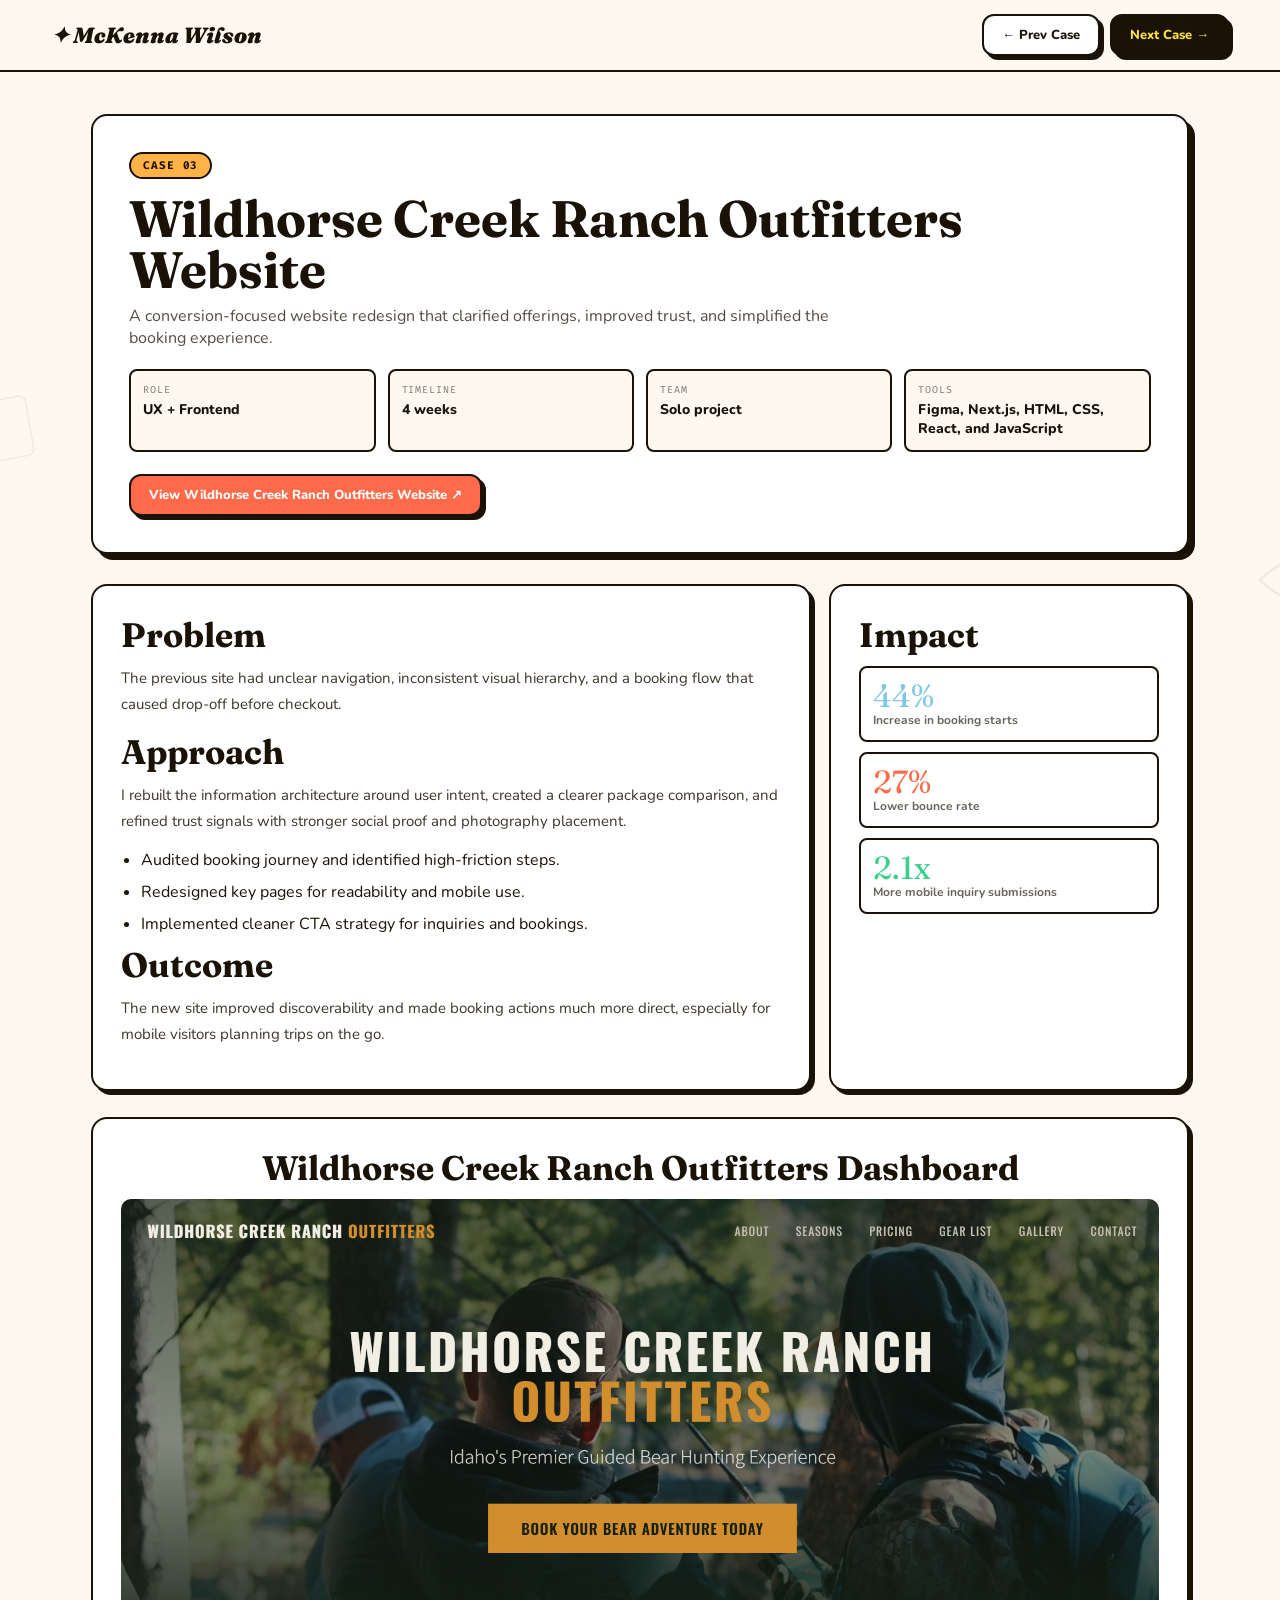
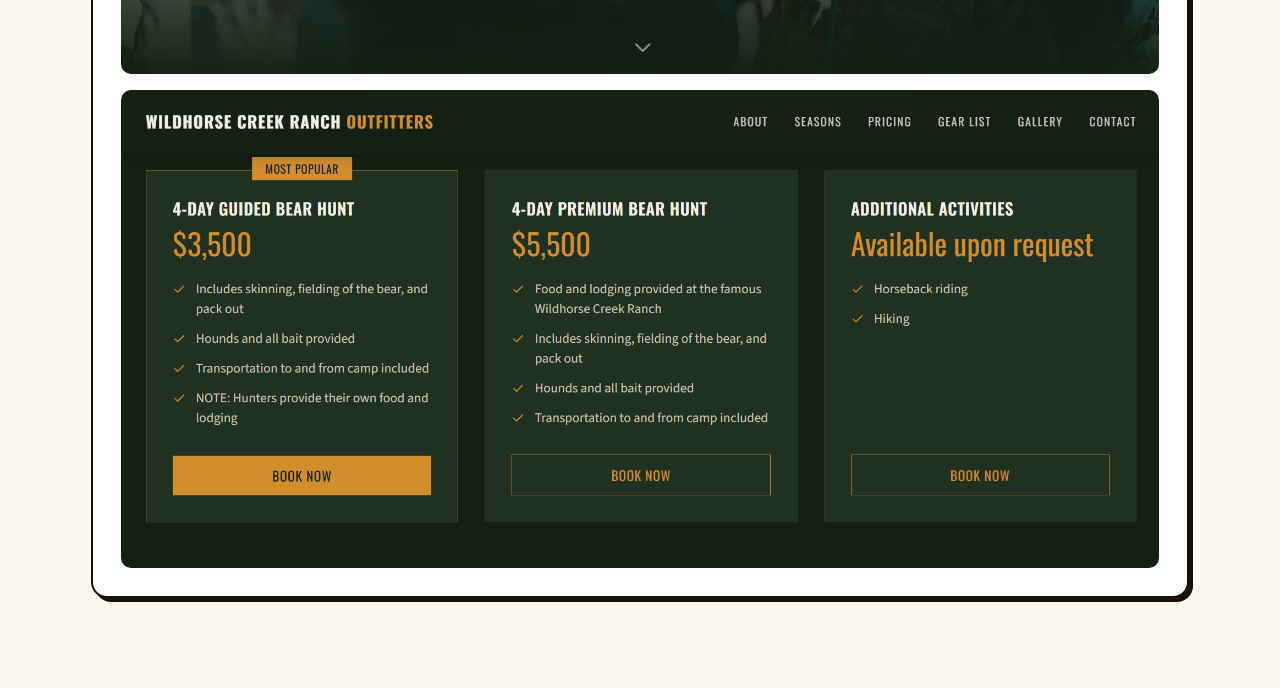
<file: case-studies/wildhorse-ranch-outfitters.html>
<!DOCTYPE html>
<html lang="en">
<head>
  <meta charset="UTF-8">
  <meta name="viewport" content="width=device-width, initial-scale=1.0">
  <title>Wildhorse Creek Ranch Outfitters Case Study</title>
  <link rel="icon" type="image/x-icon" href="../assets/favicon.ico">
  <link rel="icon" type="image/png" sizes="32x32" href="../assets/favicon-32x32.png">
  <link rel="icon" type="image/png" sizes="16x16" href="../assets/favicon-16x16.png">
  <link rel="apple-touch-icon" sizes="180x180" href="../assets/apple-touch-icon.png">
  <link rel="preconnect" href="https://fonts.googleapis.com">
  <link href="https://fonts.googleapis.com/css2?family=Fraunces:ital,opsz,wght@0,9..144,300;0,9..144,700;0,9..144,900;1,9..144,300;1,9..144,700&family=Nunito:wght@400;600;700;800;900&family=Fira+Code:wght@400;500&display=swap" rel="stylesheet">
  <link rel="stylesheet" href="case-study.css">
  <style>
    .wildhorse-gallery {
      margin-top: 26px;
    }
    .wildhorse-gallery h2 {
      text-align: center;
    }
    .wildhorse-gallery img {
      display: block;
      max-width: 100%;
      width: 100%;
      height: auto;
      object-fit: contain;
      margin: 0 auto;
      border-radius: 10px;
    }
    .wildhorse-gallery img + img {
      margin-top: 16px;
    }
    .hero-actions {
      display: flex;
      flex-wrap: wrap;
      gap: 12px;
      margin-top: 22px;
    }
    .hero-actions .btn {
      transition: transform 0.15s, box-shadow 0.15s, background 0.15s;
    }
    .hero-actions .btn:hover {
      transform: translate(-2px, -2px);
      box-shadow: var(--shadow-lg);
    }
    .hero-actions .btn-live {
      background: var(--coral);
      color: #fff;
    }
    .hero-actions .btn-live:hover {
      background: #ff5c39;
    }
  </style>
</head>
<body>
  <div class="doodle-bg">
    <svg viewBox="0 0 1440 900" fill="none" xmlns="http://www.w3.org/2000/svg" preserveAspectRatio="xMidYMid slice">
      <rect x="50" y="400" width="60" height="60" rx="6" stroke="#1a1207" stroke-width="1.5" transform="rotate(-10 80 430)"/>
      <path d="M1340 580 Q1380 540 1420 580 Q1380 620 1340 580Z" stroke="#1a1207" stroke-width="2.5" fill="none"/>
    </svg>
  </div>

  <nav>
    <a class="nav-logo" href="../index.html#projects">✦ McKenna Wilson</a>
    <div class="nav-actions">
      <a class="btn btn-outline" href="agriculture-ai-integration.html">← Prev Case</a>
      <a class="btn btn-fill" href="bambooai.html">Next Case →</a>
    </div>
  </nav>

  <main class="page">
    <section class="hero">
      <div class="eyebrow" style="background:var(--peach)">Case 03</div>
      <h1>Wildhorse Creek Ranch Outfitters Website</h1>
      <p class="subtitle">A conversion-focused website redesign that clarified offerings, improved trust, and simplified the booking experience.</p>
      <div class="meta-grid">
        <div class="meta-item"><div class="meta-label">Role</div><div class="meta-value">UX + Frontend</div></div>
        <div class="meta-item"><div class="meta-label">Timeline</div><div class="meta-value">4 weeks</div></div>
        <div class="meta-item"><div class="meta-label">Team</div><div class="meta-value">Solo project</div></div>
        <div class="meta-item"><div class="meta-label">Tools</div><div class="meta-value">Figma, Next.js, HTML, CSS, React, and JavaScript</div></div>
      </div>
      <div class="hero-actions">
        <a href="https://idaho-bear-hunting.vercel.app/" target="_blank" rel="noopener noreferrer" class="btn btn-live">
          View Wildhorse Creek Ranch Outfitters Website ↗
        </a>
      </div>
    </section>

    <section class="content-grid">
      <article class="panel">
        <h2>Problem</h2>
        <p>The previous site had unclear navigation, inconsistent visual hierarchy, and a booking flow that caused drop-off before checkout.</p>

        <h2>Approach</h2>
        <p>I rebuilt the information architecture around user intent, created a clearer package comparison, and refined trust signals with stronger social proof and photography placement.</p>
        <ul>
          <li>Audited booking journey and identified high-friction steps.</li>
          <li>Redesigned key pages for readability and mobile use.</li>
          <li>Implemented cleaner CTA strategy for inquiries and bookings.</li>
        </ul>

        <h2>Outcome</h2>
        <p>The new site improved discoverability and made booking actions much more direct, especially for mobile visitors planning trips on the go.</p>
      </article>

     

      <aside class="panel">
        <h2>Impact</h2>
        <div class="kpi">
          <div class="kpi-num" style="color:var(--sky)">44%</div>
          <div class="kpi-label">Increase in booking starts</div>
        </div>
        <div class="kpi">
          <div class="kpi-num" style="color:var(--coral)">27%</div>
          <div class="kpi-label">Lower bounce rate</div>
        </div>
        <div class="kpi">
          <div class="kpi-num" style="color:var(--mint)">2.1x</div>
          <div class="kpi-label">More mobile inquiry submissions</div>
        </div>
      </aside>
    </section>

    
    <article class="panel wildhorse-gallery">
      <h2>Wildhorse Creek Ranch Outfitters Dashboard</h2>
      <img src="../assets/wildhorse.png" alt="Wildhorse Creek Ranch Outfitters">
      <img src="../assets/wildhorse2.png" alt="Wildhorse Creek Ranch Outfitters">
    </article>

  </main>
</body>
</html>
</file>
<file: case-studies/case-study.css>
:root {
  --cream: #fdf8f0;
  --ink: #1a1207;
  --coral: #ff6b4a;
  --mint: #3ecf8e;
  --lemon: #ffe145;
  --sky: #7ec8e3;
  --lilac: #c8a8f9;
  --peach: #ffb347;
  --border-w: 2.5px;
  --radius: 16px;
  --radius-sm: 8px;
  --shadow: 4px 4px 0px var(--ink);
  --shadow-lg: 6px 6px 0px var(--ink);
  --display: 'Fraunces', serif;
  --sans: 'Nunito', sans-serif;
  --mono: 'Fira Code', monospace;
  --content-max: 1080px;
  --page-gutter: clamp(20px, 4vw, 80px);
}

*, *::before, *::after { box-sizing: border-box; margin: 0; padding: 0; }
body { font-family: var(--sans); background: var(--cream); color: var(--ink); }
a { color: inherit; }

.doodle-bg { position: fixed; inset: 0; pointer-events: none; z-index: 0; overflow: hidden; opacity: 0.055; }
.doodle-bg svg { width: 100%; height: 100%; }

nav {
  position: sticky;
  top: 0;
  z-index: 10;
  padding: 14px var(--page-gutter);
  display: flex;
  justify-content: space-between;
  align-items: center;
  background: var(--cream);
  border-bottom: var(--border-w) solid var(--ink);
}
.nav-logo {
  text-decoration: none;
  font-family: var(--display);
  font-size: 22px;
  font-style: italic;
  font-weight: 900;
}
.nav-actions {
  display: flex;
  gap: 10px;
  flex-shrink: 0;
}

.nav-actions .btn,
.nav-footer .btn {
  flex: 1 1 0;
  min-width: 0;
  display: inline-flex;
  align-items: center;
  justify-content: center;
  text-align: center;
  white-space: nowrap;
}

.btn {
  display: inline-block;
  text-decoration: none;
  border: var(--border-w) solid var(--ink);
  border-radius: 12px;
  padding: 10px 18px;
  font-size: 13px;
  font-weight: 800;
  box-shadow: var(--shadow);
}
.btn-fill { background: var(--ink); color: var(--lemon); }
.btn-outline { background: #fff; }

.page {
  position: relative;
  z-index: 1;
  max-width: var(--content-max);
  margin: 0 auto;
  padding: 42px var(--page-gutter) 90px;
}

.hero {
  background: #fff;
  border: var(--border-w) solid var(--ink);
  border-radius: var(--radius);
  box-shadow: var(--shadow-lg);
  padding: 30px;
  margin-bottom: 30px;
}
.eyebrow {
  display: inline-block;
  border: var(--border-w) solid var(--ink);
  border-radius: 999px;
  padding: 4px 12px;
  font-size: 11px;
  font-family: var(--mono);
  font-weight: 700;
  letter-spacing: 0.08em;
  text-transform: uppercase;
  background: var(--mint);
  margin-bottom: 14px;
}
h1 {
  font-family: var(--display);
  font-size: clamp(34px, 5vw, 56px);
  line-height: 1;
  margin-bottom: 10px;
}
.subtitle {
  font-size: 16px;
  opacity: 0.75;
  max-width: 760px;
  margin-bottom: 20px;
}
.meta-grid {
  display: grid;
  grid-template-columns: repeat(4, minmax(0, 1fr));
  gap: 12px;
}
.meta-item {
  border: var(--border-w) solid var(--ink);
  border-radius: var(--radius-sm);
  background: var(--cream);
  padding: 12px;
}
.meta-label {
  font-family: var(--mono);
  font-size: 10px;
  letter-spacing: 0.09em;
  opacity: 0.55;
  text-transform: uppercase;
  margin-bottom: 4px;
}
.meta-value { font-size: 14px; font-weight: 800; }

.content-grid {
  display: grid;
  grid-template-columns: 2fr 1fr;
  gap: 18px;
}
.panel {
  background: #fff;
  border: var(--border-w) solid var(--ink);
  border-radius: var(--radius);
  box-shadow: var(--shadow);
  padding: 24px;
}
.panel h2 {
  font-family: var(--display);
  font-size: 30px;
  margin-bottom: 10px;
}
.panel p {
  font-size: 15px;
  line-height: 1.7;
  opacity: 0.85;
  margin-bottom: 14px;
}
.panel ul { margin-left: 20px; }
.panel li { margin-bottom: 8px; line-height: 1.5; }

.kpi {
  border: var(--border-w) solid var(--ink);
  border-radius: var(--radius-sm);
  background: #fff;
  padding: 12px;
  margin-bottom: 10px;
}
.kpi-num {
  font-family: var(--display);
  font-size: 32px;
  line-height: 1;
}
.kpi-label {
  font-size: 12px;
  font-weight: 700;
  opacity: 0.65;
}

.nav-footer {
  margin-top: 22px;
  display: flex;
  gap: 12px;
  flex-wrap: wrap;
}

@media (max-width: 900px) {
  .meta-grid { grid-template-columns: 1fr 1fr; }
  .content-grid { grid-template-columns: 1fr; }
}

@media (max-width: 720px) {
  nav {
    flex-wrap: wrap;
    gap: 10px;
  }

  .nav-actions {
    width: 100%;
  }

  .nav-actions .btn,
  .nav-footer .btn {
    font-size: 12px;
    padding: 9px 12px;
  }
}

@media (min-width: 1280px) {
  :root { --content-max: 1200px; }
  .hero { padding: 36px; }
  h1 { font-size: clamp(40px, 4vw, 64px); }
  .panel { padding: 28px; }
  .panel h2 { font-size: 34px; }
}

@media (min-width: 1440px) {
  :root { --content-max: 1320px; }
  .content-grid { gap: 24px; }
  .subtitle { max-width: 860px; font-size: 17px; }
}

@media (min-width: 1680px) {
  :root { --content-max: 1440px; }
  .meta-grid { gap: 16px; }
}

@media (min-width: 1920px) {
  :root { --content-max: 1520px; }
  .hero { padding: 40px; margin-bottom: 36px; }
}
</file>
